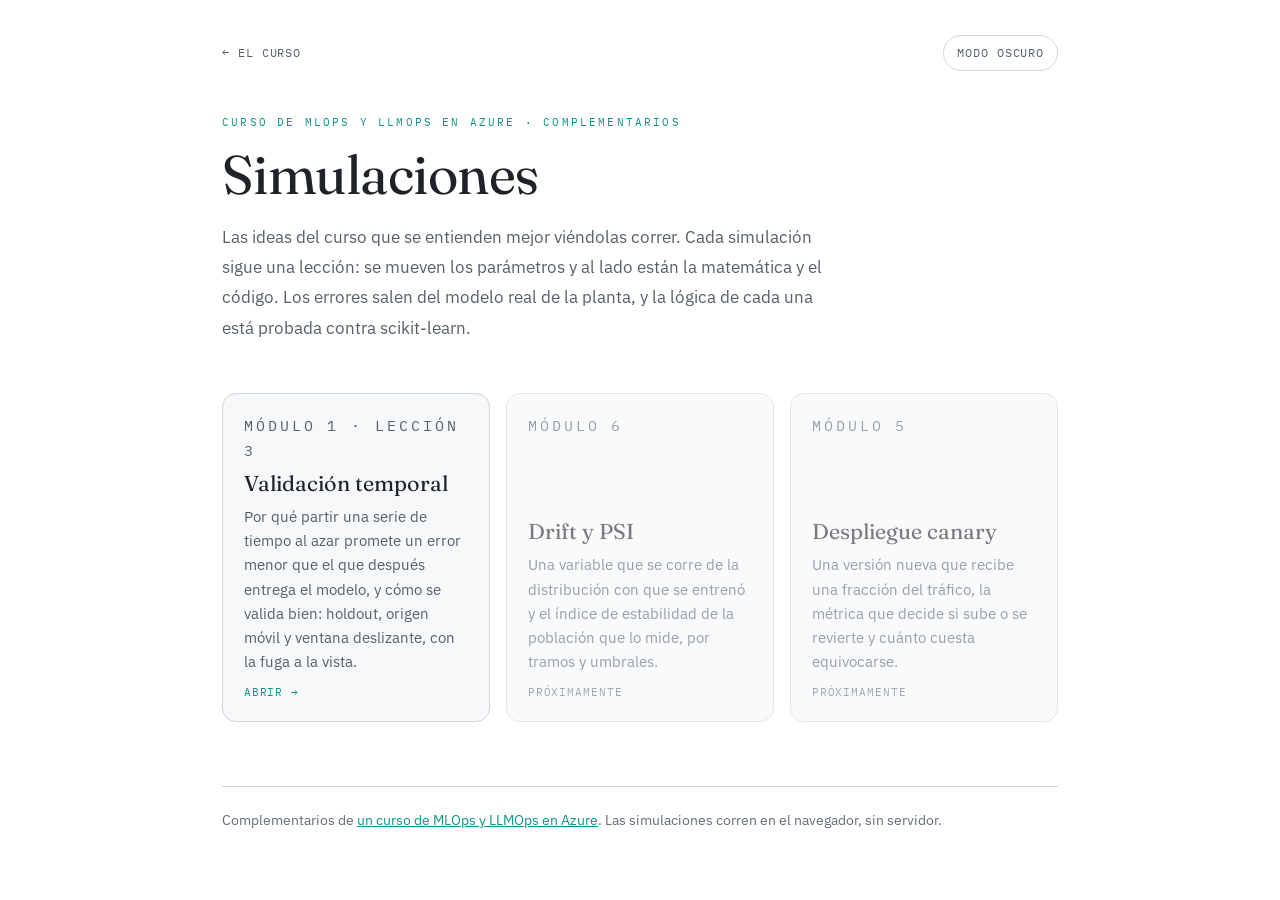
<file: complementarios/index.html>
<!doctype html>
<html lang="es">
<head>
<meta charset="utf-8">
<link rel="icon" href="data:,">
<meta name="viewport" content="width=device-width, initial-scale=1">
<title>Complementarios del curso</title>
<meta name="description" content="Simulaciones interactivas del curso de MLOps y LLMOps en Azure: validación temporal, drift y PSI, y despliegue canary.">
<script>
  try {
    var modo = localStorage.getItem("complementarios-modo");
    if (modo === "claro" || modo === "oscuro") document.documentElement.dataset.modo = modo;
  } catch (e) {}
</script>
<link rel="preconnect" href="https://fonts.googleapis.com">
<link rel="preconnect" href="https://fonts.gstatic.com" crossorigin>
<link rel="stylesheet" href="https://fonts.googleapis.com/css2?family=Fraunces:opsz,wght@9..144,400;9..144,500&family=IBM+Plex+Mono:wght@400;500;600&family=IBM+Plex+Sans:wght@400;600&display=swap">
<link rel="stylesheet" href="estilo.css">
<script defer src="paquetes/portada.js"></script>
</head>
<body>
<div class="wrap">
  <header class="top">
    <a href="https://github.com/B3njjaman/MLOps-en-Azure">← El curso</a>
    <button class="modo" type="button">Modo oscuro</button>
  </header>

  <main>
    <section class="hero">
      <p class="eyebrow">Curso de MLOps y LLMOps en Azure · Complementarios</p>
      <h1>Simulaciones</h1>
      <p class="lede">Las ideas del curso que se entienden mejor viéndolas correr. Cada simulación sigue una lección: se mueven los parámetros y al lado están la matemática y el código. Los errores salen del modelo real de la planta, y la lógica de cada una está probada contra scikit-learn.</p>
    </section>

    <div class="tarjetas">
      <a class="tarjeta" href="validacion.html">
        <p class="eyebrow">Módulo 1 · Lección 3</p>
        <h2>Validación temporal</h2>
        <p>Por qué partir una serie de tiempo al azar promete un error menor que el que después entrega el modelo, y cómo se valida bien: holdout, origen móvil y ventana deslizante, con la fuga a la vista.</p>
        <span class="ir">Abrir →</span>
      </a>
      <div class="tarjeta pronto">
        <p class="eyebrow">Módulo 6</p>
        <h2>Drift y PSI</h2>
        <p>Una variable que se corre de la distribución con que se entrenó y el índice de estabilidad de la población que lo mide, por tramos y umbrales.</p>
        <span class="ir">Próximamente</span>
      </div>
      <div class="tarjeta pronto">
        <p class="eyebrow">Módulo 5</p>
        <h2>Despliegue canary</h2>
        <p>Una versión nueva que recibe una fracción del tráfico, la métrica que decide si sube o se revierte y cuánto cuesta equivocarse.</p>
        <span class="ir">Próximamente</span>
      </div>
    </div>
  </main>

  <footer class="pie">
    Complementarios de <a href="https://github.com/B3njjaman/MLOps-en-Azure">un curso de MLOps y LLMOps en Azure</a>. Las simulaciones corren en el navegador, sin servidor.
  </footer>
</div>
</body>
</html>
</file>
<file: complementarios/estilo.css>
/* Complementarios del curso: el formato de las páginas del laboratorio de B&N Solutions
   (escenario con controles, Qué mirar, Las matemáticas, Cómo está construido, El código
   paso a paso, Por qué importa) con la paleta de los diagramas del curso
   (imagenes/diagramas/generar.py), para que se vean como parte de las lecciones. */

:root {
  color-scheme: light;
  --fondo: #ffffff;
  --fondo-2: #f6f8fa;
  --tarjeta: #f6f8fa;
  --borde: #d0d7de;
  --borde-2: #aab6c5;
  --tinta: #1f2328;
  --suave: #57606a;
  --tenue: #656d76;
  --nodo: #ffffff;
  --linea: #8c9bb0;
  --codigo: #f6f8fa;

  --turquesa: #0d9488;
  --turquesa-texto: #0f766e; /* para texto sobre fondo claro: 4,5:1 o más */
  --turquesa-suave: #ccfbf1;
  --violeta: #7c3aed;
  --violeta-suave: #ede9fe;
  --ambar: #d97706;
  --ambar-suave: #fef3c7;
  --rosa: #e11d48;
  --rosa-suave: #ffe4e6;
  --celeste: #0284c7;
  --celeste-suave: #e0f2fe;
  --verde: #16a34a;
  --verde-suave: #dcfce7;

  --acento: var(--turquesa);
  --serif: "Fraunces", Georgia, serif;
  --sans: "IBM Plex Sans", system-ui, sans-serif;
  --mono: "IBM Plex Mono", ui-monospace, monospace;
}

@media (prefers-color-scheme: dark) {
  :root:not([data-modo="claro"]) {
    color-scheme: dark;
    --fondo: #0b1120;
    --fondo-2: #0e1626;
    --tarjeta: #111a2c;
    --borde: #26324a;
    --borde-2: #3b4d6b;
    --tinta: #e6edf3;
    --suave: #9aa7b8;
    --tenue: #8391a6;
    --nodo: #0e1626;
    --linea: #52668a;
    --codigo: #0e1626;

    --turquesa: #2dd4bf;
    --turquesa-texto: #2dd4bf;
    --turquesa-suave: #0f3a3a;
    --violeta: #a78bfa;
    --violeta-suave: #2a2152;
    --ambar: #fbbf24;
    --ambar-suave: #3a2d0d;
    --rosa: #fb7185;
    --rosa-suave: #43192b;
    --celeste: #38bdf8;
    --celeste-suave: #0c2e48;
    --verde: #4ade80;
    --verde-suave: #0f3220;
  }
}

:root[data-modo="oscuro"] {
  color-scheme: dark;
  --fondo: #0b1120;
  --fondo-2: #0e1626;
  --tarjeta: #111a2c;
  --borde: #26324a;
  --borde-2: #3b4d6b;
  --tinta: #e6edf3;
  --suave: #9aa7b8;
  --tenue: #8391a6;
  --nodo: #0e1626;
  --linea: #52668a;
  --codigo: #0e1626;

  --turquesa: #2dd4bf;
  --turquesa-texto: #2dd4bf;
  --turquesa-suave: #0f3a3a;
  --violeta: #a78bfa;
  --violeta-suave: #2a2152;
  --ambar: #fbbf24;
  --ambar-suave: #3a2d0d;
  --rosa: #fb7185;
  --rosa-suave: #43192b;
  --celeste: #38bdf8;
  --celeste-suave: #0c2e48;
  --verde: #4ade80;
  --verde-suave: #0f3220;
}

*,
*::before,
*::after {
  box-sizing: border-box;
}

html {
  -webkit-text-size-adjust: 100%;
}

body {
  margin: 0;
  background: var(--fondo);
  color: var(--tinta);
  font-family: var(--sans);
  font-size: 1rem;
  line-height: 1.7;
  -webkit-font-smoothing: antialiased;
}

a {
  color: var(--acento);
}

code {
  font-family: var(--mono);
  font-size: 0.88em;
}

:focus-visible {
  outline: 2px solid var(--acento);
  outline-offset: 3px;
}

.wrap {
  max-width: 900px;
  margin: 0 auto;
  padding: 0 2rem;
}

/* ── Barra superior ─────────────────────────────────────────────────────── */

.top {
  display: flex;
  align-items: center;
  justify-content: space-between;
  gap: 1rem;
  padding: 2.2rem 0 1.6rem;
  font-family: var(--mono);
  font-size: 0.72rem;
  letter-spacing: 0.08em;
  text-transform: uppercase;
}

.top a {
  color: var(--suave);
  text-decoration: none;
}

.top a:hover {
  color: var(--acento);
}

.modo {
  font: inherit;
  letter-spacing: inherit;
  text-transform: inherit;
  color: var(--suave);
  background: none;
  border: 1px solid var(--borde);
  border-radius: 999px;
  padding: 0.35rem 0.8rem;
  min-height: 36px;
  cursor: pointer;
}

.modo:hover {
  color: var(--tinta);
  border-color: var(--borde-2);
}

/* ── Portada de cada simulación ─────────────────────────────────────────── */

.hero {
  padding: 1rem 0 0.5rem;
}

.eyebrow {
  font-family: var(--mono);
  font-size: 0.68rem;
  letter-spacing: 0.2em;
  text-transform: uppercase;
  color: var(--acento);
  margin: 0 0 0.9rem;
}

h1 {
  font-family: var(--serif);
  font-weight: 400;
  font-size: clamp(2.2rem, 6vw, 3.4rem);
  line-height: 1.08;
  letter-spacing: -0.01em;
  margin: 0 0 1.1rem;
  text-wrap: balance;
}

.lede {
  font-size: 1.08rem;
  line-height: 1.75;
  color: var(--suave);
  max-width: 62ch;
  margin: 0;
}

/* ── Escenario: canvas + controles + traza ──────────────────────────────── */

.stage {
  position: relative;
  margin: 2.4rem 0 0;
  border: 1px solid var(--borde);
  border-radius: 14px;
  background: var(--fondo-2);
  overflow: hidden;
}

.stage canvas {
  display: block;
  width: 100%;
  height: auto;
  touch-action: manipulation;
}

.stage .idx {
  position: absolute;
  top: 0.75rem;
  right: 0.9rem;
  font-family: var(--mono);
  font-size: 0.68rem;
  letter-spacing: 0.1em;
  color: var(--tenue);
  pointer-events: none;
}

.hint {
  font-family: var(--mono);
  font-size: 0.66rem;
  letter-spacing: 0.08em;
  color: var(--tenue);
  margin: 0.7rem 0 0;
}

.ctls {
  display: grid;
  grid-template-columns: repeat(auto-fit, minmax(240px, 1fr));
  gap: 1rem 1.6rem;
  margin-top: 1.4rem;
}

.ctl {
  display: grid;
  gap: 0.4rem;
  min-width: 0;
}

.ctl[hidden] {
  display: none;
}

.ctl-label {
  display: flex;
  justify-content: space-between;
  gap: 0.6rem;
  font-family: var(--mono);
  font-size: 0.68rem;
  letter-spacing: 0.08em;
  text-transform: uppercase;
  color: var(--suave);
}

/* Los nombres de variables y de parámetros no pasan a mayúsculas: ε no es Ε. */
.ctl-label .nombre {
  text-transform: none;
  letter-spacing: 0;
}

.ctl-label output {
  color: var(--tinta);
  text-transform: none;
  letter-spacing: 0;
  font-variant-numeric: tabular-nums;
}

.seg {
  display: flex;
  flex-wrap: wrap;
  gap: 0.35rem;
}

.seg button,
.btn {
  font-family: var(--mono);
  font-size: 0.78rem;
  color: var(--suave);
  background: var(--fondo);
  border: 1px solid var(--borde);
  border-radius: 8px;
  padding: 0.45rem 0.75rem;
  min-height: 40px;
  cursor: pointer;
  transition: color 0.2s, border-color 0.2s, background 0.2s;
}

.seg button:hover,
.btn:hover {
  color: var(--tinta);
  border-color: var(--borde-2);
}

.seg button[aria-pressed="true"] {
  color: var(--tinta);
  background: var(--turquesa-suave);
  border-color: var(--turquesa);
}

.btn:disabled {
  opacity: 0.45;
  cursor: default;
}

.btn.primario {
  color: var(--tinta);
  border-color: var(--turquesa);
}

.botonera {
  display: flex;
  flex-wrap: wrap;
  gap: 0.45rem;
  margin-top: 1.4rem;
}

.nums {
  display: flex;
  flex-wrap: wrap;
  align-items: center;
  gap: 0.45rem 0.8rem;
}

.nums label {
  display: flex;
  align-items: center;
  gap: 0.4rem;
  font-family: var(--mono);
  font-size: 0.82rem;
  color: var(--suave);
}

/* 16px como mínimo, para que el teléfono no acerque la página al escribir */
.nums input {
  width: 6.4rem;
  font-family: var(--mono);
  font-size: 1rem;
  color: var(--tinta);
  background: var(--fondo);
  border: 1px solid var(--borde);
  border-radius: 8px;
  padding: 0.35rem 0.6rem;
  min-height: 40px;
}

.nums input:focus {
  border-color: var(--turquesa);
}

.presets {
  display: flex;
  flex-wrap: wrap;
  gap: 0.35rem;
}

.presets .btn {
  font-size: 0.72rem;
  min-height: 36px;
  padding: 0.3rem 0.6rem;
}

input[type="range"] {
  width: 100%;
  accent-color: var(--acento);
  min-height: 32px;
  margin: 0;
}

/* La traza: la sucesión de estados s₀, s₁, … como la entrega stream(stream_mode="values") */

.traza {
  margin-top: 1.4rem;
  border: 1px solid var(--borde);
  border-radius: 12px;
  overflow: hidden;
}

.traza-h {
  display: flex;
  justify-content: space-between;
  gap: 1rem;
  padding: 0.65rem 0.9rem;
  border-bottom: 1px solid var(--borde);
  font-family: var(--mono);
  font-size: 0.68rem;
  letter-spacing: 0.08em;
  text-transform: uppercase;
  color: var(--suave);
  background: var(--tarjeta);
}

.traza-cuerpo {
  max-height: 340px;
  overflow: auto;
}

.traza table {
  width: 100%;
  border-collapse: collapse;
  font-family: var(--mono);
  font-size: 0.76rem;
  font-variant-numeric: tabular-nums;
}

.traza th,
.traza td {
  text-align: left;
  vertical-align: top;
  padding: 0.5rem 0.9rem;
  border-bottom: 1px solid var(--borde);
}

.traza th {
  font-weight: 500;
  color: var(--tenue);
  font-size: 0.66rem;
  letter-spacing: 0.08em;
  text-transform: uppercase;
}

.traza tr:last-child td {
  border-bottom: 0;
}

.traza td {
  color: var(--suave);
  overflow-wrap: anywhere;
}

.traza tr.pendiente td {
  opacity: 0.35;
}

.traza tr.actual td {
  color: var(--tinta);
  background: var(--turquesa-suave);
}

.traza tr.error td {
  color: var(--rosa);
  background: var(--rosa-suave);
}

.traza th.min {
  text-transform: none;
  letter-spacing: 0;
  font-size: 0.76rem;
}

.traza td:nth-child(2) {
  white-space: nowrap;
}

.traza .k {
  width: 2.6rem;
  color: var(--tenue);
}

/* ── Bloques de texto ───────────────────────────────────────────────────── */

.blk {
  padding: 3.4rem 0 0;
}

.js .blk {
  opacity: 0;
  transform: translateY(18px);
  transition: opacity 0.7s ease, transform 0.7s cubic-bezier(0.16, 1, 0.3, 1);
}

.js .blk.in {
  opacity: 1;
  transform: none;
}

.blk-h {
  font-family: var(--serif);
  font-weight: 400;
  font-size: 1.6rem;
  line-height: 1.2;
  margin: 0 0 1rem;
}

.blk-p {
  font-size: 1rem;
  line-height: 1.8;
  color: var(--suave);
  max-width: 64ch;
  margin: 0 0 1rem;
}

.blk-p strong {
  color: var(--tinta);
  font-weight: 600;
}

ul.blk-p {
  padding-left: 1.2rem;
}

ul.blk-p li {
  margin-bottom: 0.7rem;
}

.eq-row {
  border-top: 1px solid var(--borde);
  padding: 1.4rem 0;
}

.eq-row:last-child {
  border-bottom: 1px solid var(--borde);
}

.eq {
  font-family: var(--mono);
  font-size: 1.02rem;
  color: var(--tinta);
  margin: 0 0 0.7rem;
  overflow-x: auto;
  overflow-y: hidden;
  padding: 0.2rem 0;
}

.eq-note {
  font-size: 0.94rem;
  line-height: 1.75;
  color: var(--suave);
  max-width: 64ch;
  margin: 0;
}

.step {
  border: 1px solid var(--borde);
  border-radius: 12px;
  margin-top: 1.4rem;
  overflow: hidden;
}

.step-head {
  display: flex;
  align-items: center;
  gap: 0.8rem;
  padding: 0.75rem 1rem;
  border-bottom: 1px solid var(--borde);
  background: var(--tarjeta);
}

.step-n {
  font-family: var(--mono);
  font-size: 0.64rem;
  letter-spacing: 0.16em;
  color: var(--acento);
}

.step-t {
  flex: 1;
  font-family: var(--sans);
  font-size: 0.9rem;
  font-weight: 600;
  margin: 0;
}

.copy {
  font-family: var(--mono);
  font-size: 0.62rem;
  letter-spacing: 0.12em;
  text-transform: uppercase;
  color: var(--suave);
  background: none;
  border: 1px solid var(--borde);
  border-radius: 6px;
  padding: 0.35rem 0.6rem;
  min-height: 32px;
  cursor: pointer;
}

.copy:hover {
  color: var(--tinta);
  border-color: var(--borde-2);
}

.copy.done {
  color: var(--turquesa-texto);
  border-color: var(--turquesa);
}

.lang {
  display: flex;
  align-items: center;
  justify-content: space-between;
  gap: 0.8rem;
  font-family: var(--mono);
  font-size: 0.6rem;
  letter-spacing: 0.14em;
  text-transform: uppercase;
  color: var(--tenue);
  padding: 0.5rem 0.6rem 0 1rem;
  background: var(--codigo);
}

pre.code {
  margin: 0;
  padding: 0.8rem 1rem 1rem;
  overflow-x: auto;
  background: var(--codigo);
}

pre.code + .lang {
  border-top: 1px solid var(--borde);
}

pre.code code {
  font-size: 0.76rem;
  line-height: 1.7;
  color: var(--tinta);
  white-space: pre;
}

.step-x {
  padding: 0.9rem 1rem 1.1rem;
  font-size: 0.92rem;
  line-height: 1.75;
  color: var(--suave);
  margin: 0;
  border-top: 1px solid var(--borde);
}

.pager {
  display: flex;
  justify-content: space-between;
  gap: 1rem;
  flex-wrap: wrap;
  margin: 4rem 0 0;
  padding: 1.4rem 0 3rem;
  border-top: 1px solid var(--borde);
  font-family: var(--mono);
  font-size: 0.74rem;
  letter-spacing: 0.06em;
}

.pager a {
  text-decoration: none;
}

.pager a:hover {
  text-decoration: underline;
}

.pager .void {
  color: var(--tenue);
}

/* ── Portada de Complementarios ─────────────────────────────────────────── */

.tarjetas {
  display: grid;
  grid-template-columns: repeat(auto-fit, minmax(260px, 1fr));
  gap: 1rem;
  margin: 2.6rem 0 0;
}

.tarjeta {
  display: flex;
  flex-direction: column;
  gap: 0.5rem;
  padding: 1.3rem 1.3rem 1.2rem;
  border: 1px solid var(--borde);
  border-radius: 14px;
  background: var(--fondo-2);
  color: inherit;
  text-decoration: none;
  transition: border-color 0.2s, transform 0.3s cubic-bezier(0.16, 1, 0.3, 1);
}

a.tarjeta:hover {
  border-color: var(--turquesa);
  transform: translateY(-2px);
}

.tarjeta h2 {
  font-family: var(--serif);
  font-weight: 400;
  font-size: 1.35rem;
  line-height: 1.2;
  margin: 0;
}

.tarjeta p {
  font-size: 0.92rem;
  line-height: 1.65;
  color: var(--suave);
  margin: 0;
  flex: 1;
}

.tarjeta .ir {
  font-family: var(--mono);
  font-size: 0.7rem;
  letter-spacing: 0.08em;
  text-transform: uppercase;
  color: var(--acento);
}

.tarjeta.pronto {
  opacity: 0.6;
}

.tarjeta.pronto .ir {
  color: var(--tenue);
}

.pie {
  margin-top: 4rem;
  padding: 1.4rem 0 3rem;
  border-top: 1px solid var(--borde);
  font-size: 0.88rem;
  color: var(--tenue);
}

@media (max-width: 640px) {
  .wrap {
    padding: 0 1rem;
  }
  .top {
    padding: 1.2rem 0 1rem;
  }
  .stage {
    margin-top: 1.8rem;
    border-radius: 12px;
  }
  .lede {
    font-size: 1.02rem;
  }
  .blk {
    padding-top: 2.6rem;
  }
  .blk-h {
    font-size: 1.4rem;
  }
  .eq {
    font-size: 0.92rem;
  }
  .ctls {
    grid-template-columns: 1fr;
  }
  .traza th,
  .traza td {
    padding: 0.45rem 0.6rem;
  }
}

@media (prefers-reduced-motion: reduce) {
  .js .blk {
    opacity: 1;
    transform: none;
    transition: none;
  }
  .tarjeta {
    transition: none;
  }
}

/* ── Validación temporal ────────────────────────────────────────────────── */

.cifras {
  display: grid;
  grid-template-columns: repeat(auto-fit, minmax(150px, 1fr));
  gap: 0.6rem;
  margin-top: 0.8rem;
}

.cifra {
  border: 1px solid var(--borde);
  border-radius: 12px;
  padding: 0.7rem 0.9rem;
  background: var(--fondo-2);
}

.cifra-n {
  display: block;
  font-family: var(--mono);
  font-size: 1.35rem;
  line-height: 1.3;
  color: var(--tinta);
  font-variant-numeric: tabular-nums;
}

.cifra-t {
  display: block;
  font-family: var(--mono);
  font-size: 0.64rem;
  letter-spacing: 0.08em;
  text-transform: uppercase;
  color: var(--tenue);
}

.cifra.promete { border-color: var(--turquesa); }
.cifra.entrega { border-color: var(--rosa); }
.cifra.promete .cifra-n { color: var(--turquesa-texto); }
.cifra.entrega .cifra-n { color: var(--rosa); }

.veredicto {
  font-size: 0.94rem;
  line-height: 1.7;
  color: var(--suave);
  margin: 0.9rem 0 0;
  max-width: 64ch;
}

.veredicto strong {
  color: var(--tinta);
  font-weight: 600;
}

.lado {
  display: grid;
  grid-template-columns: 1fr 1fr;
  gap: 1rem;
  margin-top: 2rem;
}

.lado > section {
  min-width: 0;
  border: 1px solid var(--borde);
  border-radius: 12px;
  overflow: hidden;
}

.lado-h {
  display: flex;
  justify-content: space-between;
  gap: 0.8rem;
  padding: 0.65rem 0.9rem;
  border-bottom: 1px solid var(--borde);
  font-family: var(--mono);
  font-size: 0.68rem;
  letter-spacing: 0.08em;
  text-transform: uppercase;
  color: var(--suave);
  background: var(--tarjeta);
}

.lado .eq {
  padding: 0.5rem 0.9rem 0;
  margin: 0;
}

.lado .eq-note {
  padding: 0 0.9rem 0.9rem;
  font-size: 0.88rem;
  line-height: 1.7;
}

.lado .eq + .eq-note {
  margin-bottom: 0;
}

.lado [hidden] {
  display: none;
}

.lado .lang {
  padding-top: 0.7rem;
}

.lado pre.code code {
  font-size: 0.74rem;
}

.lado .nota-codigo {
  margin: 0;
  padding: 0.7rem 1rem 0.9rem;
  border-top: 1px solid var(--borde);
  font-size: 0.86rem;
  line-height: 1.65;
  color: var(--suave);
}

.error-sk {
  margin: 0;
  padding: 1rem 1rem 1.1rem;
  font-family: var(--mono);
  font-size: 0.78rem;
  line-height: 1.6;
  color: var(--rosa);
  background: var(--rosa-suave);
  border-top: 1px solid var(--rosa);
}

.tabla-pliegues {
  margin-top: 1.4rem;
}

.tabla-pliegues td {
  white-space: normal;
}

.tabla-pliegues td.num {
  font-variant-numeric: tabular-nums;
  white-space: nowrap;
}

.tabla-pliegues .dias {
  color: var(--tenue);
}

.sk {
  font-family: var(--mono);
}

@media (max-width: 760px) {
  .lado {
    grid-template-columns: 1fr;
  }
}

.cifras[hidden],
.veredicto[hidden],
.error-sk[hidden],
#resultados[hidden] {
  display: none;
}

.ctl {
  align-content: start;
}

.lado .eq {
  font-size: 0.9rem;
}

#parametros-codigo {
  text-transform: none;
  letter-spacing: 0;
}

.tabla-pliegues table {
  min-width: 480px;
}

.tabla-pliegues td {
  overflow-wrap: normal;
}
</file>
